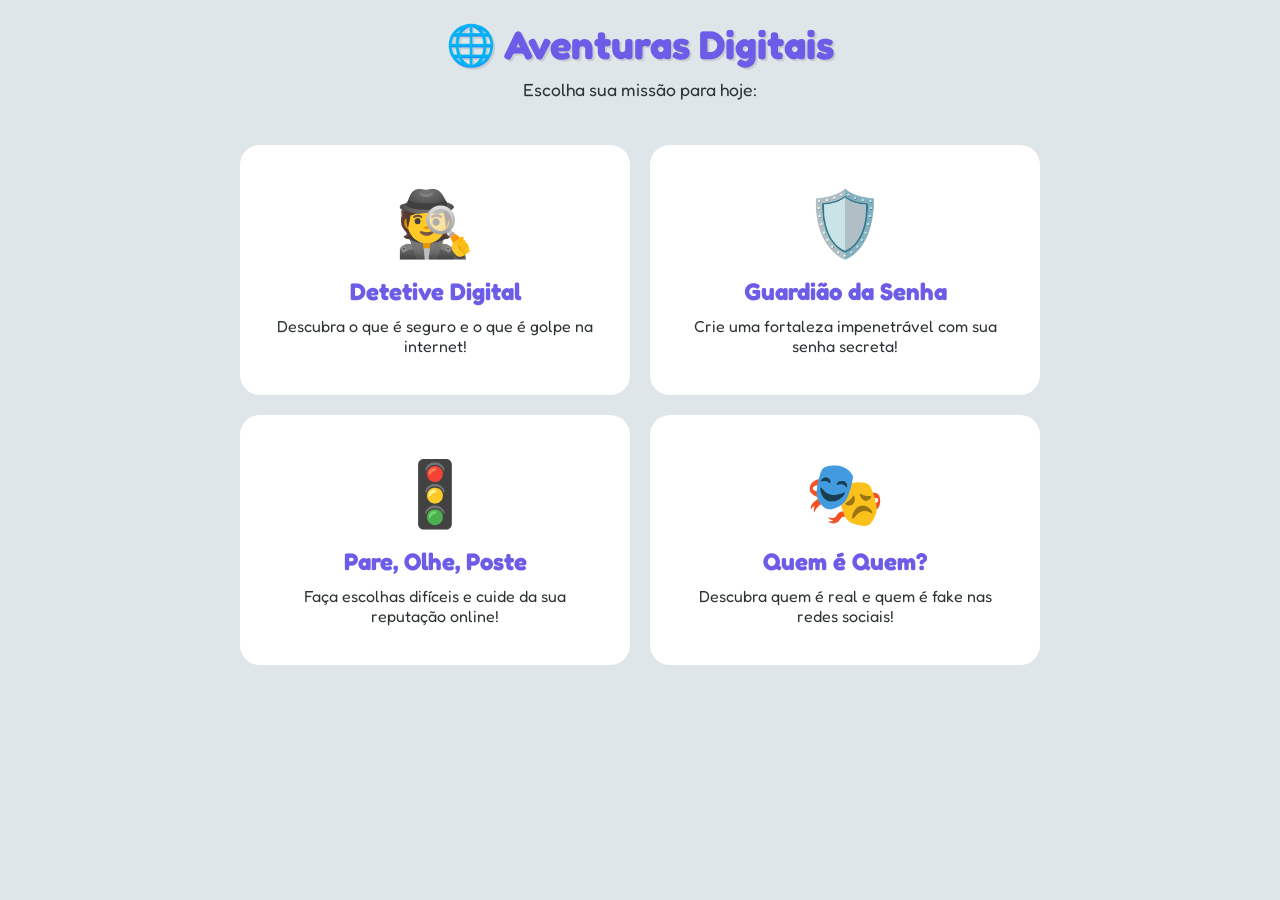
<file: index.html>
<!DOCTYPE html>
<html lang="pt-BR">
<head>
    <meta charset="UTF-8">
    <meta name="viewport" content="width=device-width, initial-scale=1.0">
    <meta name="description" content="Aventuras Digitais: Aprenda sobre segurança online, senhas fortes e cidadania digital com jogos educativos para o 5º ano.">
    <link rel="icon" type="image/avif" href="icon.avif">
    <title>Responsabilidade Online - 5º Ano</title>
    <link rel="stylesheet" href="style.css">
    <link href="https://fonts.googleapis.com/css2?family=Fredoka:wght@400;600&display=swap" rel="stylesheet">
</head>
<body>
    <div class="container">
        <header>
            <h1>🌐 Aventuras Digitais</h1>
            <p>Escolha sua missão para hoje:</p>
        </header>

        <main class="menu-grid">
            <a href="detetive.html" class="menu-card">
                <span class="menu-icon">🕵️</span>
                <h2>Detetive Digital</h2>
                <p>Descubra o que é seguro e o que é golpe na internet!</p>
            </a>

            <a href="senha.html" class="menu-card">
                <span class="menu-icon">🛡️</span>
                <h2>Guardião da Senha</h2>
                <p>Crie uma fortaleza impenetrável com sua senha secreta!</p>
            </a>

            <a href="rpg.html" class="menu-card">
                <span class="menu-icon">🚦</span>
                <h2>Pare, Olhe, Poste</h2>
                <p>Faça escolhas difíceis e cuide da sua reputação online!</p>
            </a>

            <a href="perfil.html" class="menu-card">
                <span class="menu-icon">🎭</span>
                <h2>Quem é Quem?</h2>
                <p>Descubra quem é real e quem é fake nas redes sociais!</p>
            </a>
        </main>
    </div>
</body>
</html>
</file>
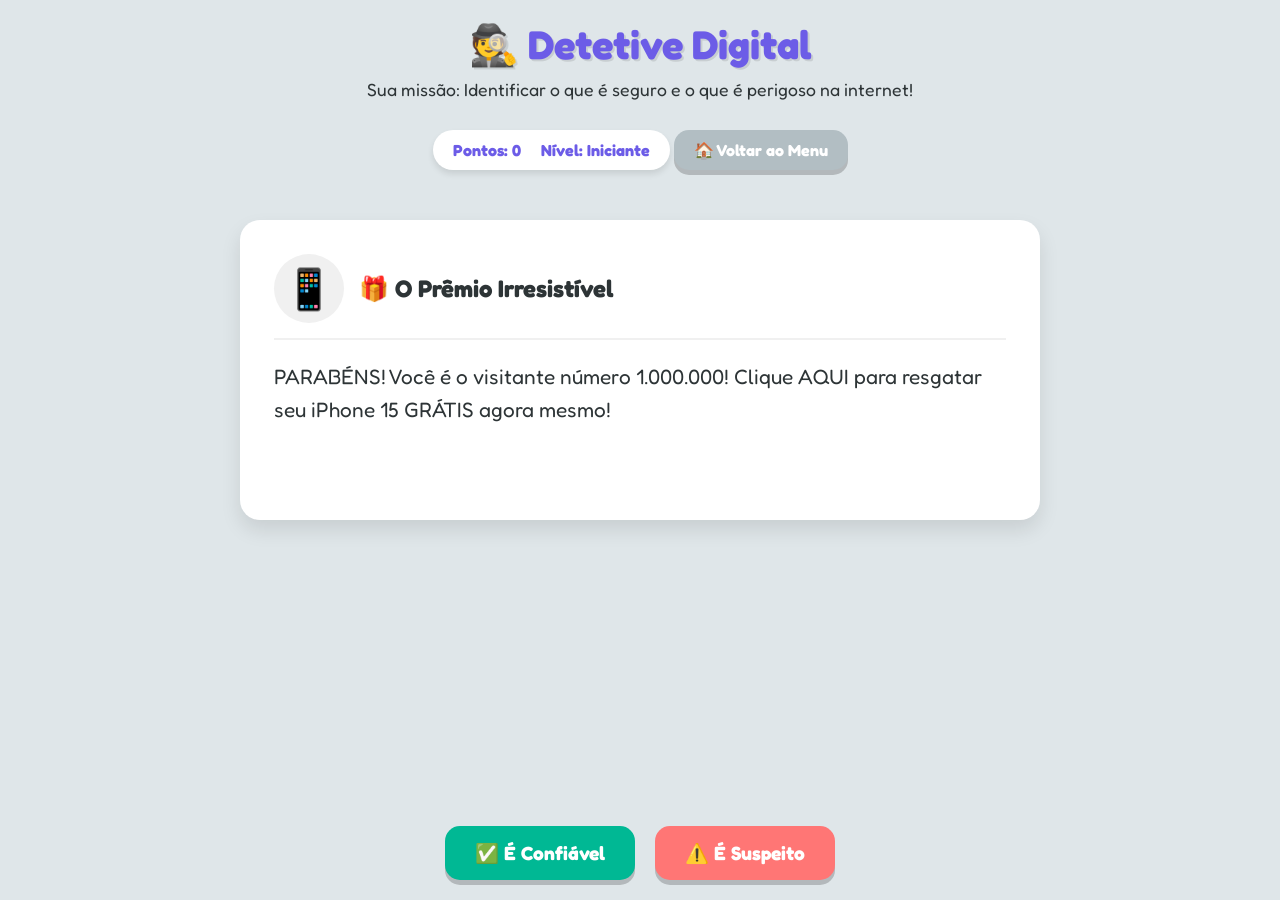
<file: detetive.html>
<!DOCTYPE html>
<html lang="pt-BR">
<head>
    <meta charset="UTF-8">
    <meta name="viewport" content="width=device-width, initial-scale=1.0">
    <meta name="description" content="Detetive Digital: Descubra o que é seguro e o que é golpe na internet neste jogo educativo.">
    <link rel="icon" type="image/avif" href="icon.avif">
    <title>Detetive Digital - 5º Ano</title>
    <link rel="stylesheet" href="style.css">
    <link href="https://fonts.googleapis.com/css2?family=Fredoka:wght@400;600&display=swap" rel="stylesheet">
</head>
<body>
    <div class="container">
        <header>
            <h1>🕵️ Detetive Digital</h1>
            <p>Sua missão: Identificar o que é seguro e o que é perigoso na internet!</p>
            <div class="score-board">
                <span>Pontos: <span id="score">0</span></span>
                <span>Nível: <span id="level">Iniciante</span></span>
            </div>
            <button onclick="window.location.href='index.html'" class="btn btn-secondary" style="margin-top: 10px;">🏠 Voltar ao Menu</button>
        </header>

        <main id="game-area">
            <div class="card-container">
                <div class="card" id="current-card">
                    <!-- O conteúdo do cenário será inserido aqui pelo JS -->
                    <div class="card-header">
                        <span class="icon">📱</span>
                        <h2 id="card-title">Título do Post</h2>
                    </div>
                    <div class="card-body">
                        <p id="card-content">Carregando missão...</p>
                    </div>
                </div>
            </div>

            <div class="actions">
                <button id="btn-trust" class="btn btn-trust">✅ É Confiável</button>
                <button id="btn-suspect" class="btn btn-suspect">⚠️ É Suspeito</button>
            </div>

            <div id="feedback" class="feedback hidden">
                <div class="feedback-content">
                    <h3 id="feedback-title"></h3>
                    <p id="feedback-message"></p>
                    <button id="btn-next" class="btn btn-next">Próxima Missão ➡️</button>
                </div>
            </div>
        </main>
    </div>

    <script src="script.js"></script>
</body>
</html>
</file>
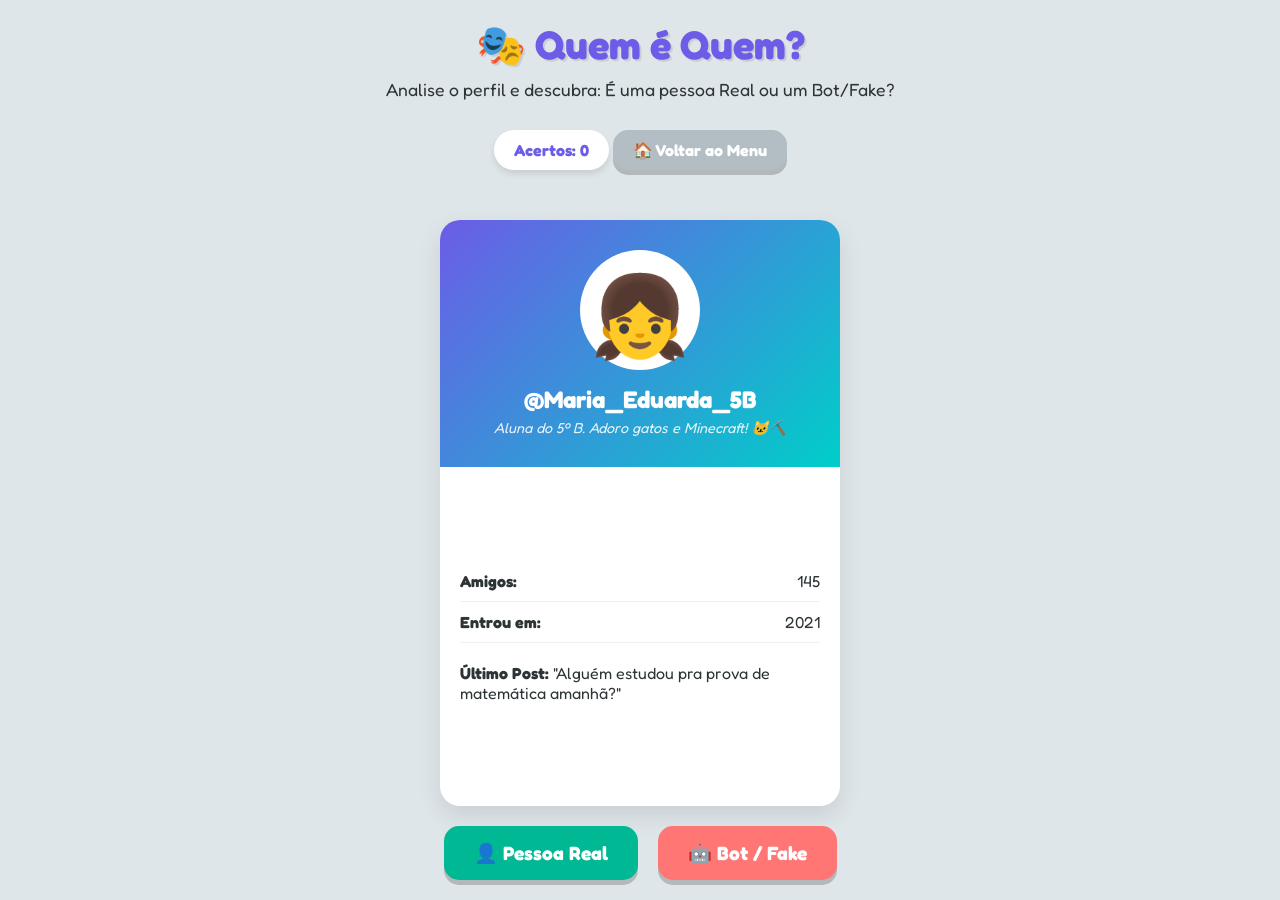
<file: perfil.html>
<!DOCTYPE html>
<html lang="pt-BR">
<head>
    <meta charset="UTF-8">
    <meta name="viewport" content="width=device-width, initial-scale=1.0">
    <meta name="description" content="Quem é Quem?: Aprenda a identificar perfis falsos e bots nas redes sociais.">
    <link rel="icon" type="image/avif" href="icon.avif">
    <title>Quem é Quem? - Identidade Online</title>
    <link rel="stylesheet" href="style.css">
    <link href="https://fonts.googleapis.com/css2?family=Fredoka:wght@400;600&display=swap" rel="stylesheet">
</head>
<body>
    <div class="container">
        <header>
            <h1>🎭 Quem é Quem?</h1>
            <p>Analise o perfil e descubra: É uma pessoa Real ou um Bot/Fake?</p>
            <div class="score-board">
                <span>Acertos: <span id="score">0</span></span>
            </div>
            <button onclick="window.location.href='index.html'" class="btn btn-secondary" style="margin-top: 10px;">🏠 Voltar ao Menu</button>
        </header>

        <main id="game-area">
            <div class="profile-card-container">
                <div class="profile-card" id="profile-card">
                    <div class="profile-header">
                        <div class="avatar" id="avatar">👤</div>
                        <div class="profile-info">
                            <h2 id="username">@usuario_teste</h2>
                            <p id="bio">Bio do usuário...</p>
                        </div>
                    </div>
                    <div class="profile-details">
                        <p><strong>Amigos:</strong> <span id="friends-count">120</span></p>
                        <p><strong>Entrou em:</strong> <span id="join-date">2020</span></p>
                        <p><strong>Último Post:</strong> "<span id="last-post">Olá mundo!</span>"</p>
                    </div>
                </div>
            </div>

            <div class="actions">
                <button id="btn-real" class="btn btn-trust">👤 Pessoa Real</button>
                <button id="btn-fake" class="btn btn-suspect">🤖 Bot / Fake</button>
            </div>

            <div id="feedback" class="feedback hidden">
                <div class="feedback-content">
                    <h3 id="feedback-title"></h3>
                    <p id="feedback-message"></p>
                    <button id="btn-next" class="btn btn-next">Próximo Perfil ➡️</button>
                </div>
            </div>
        </main>
    </div>

    <script src="perfil.js"></script>
</body>
</html>
</file>
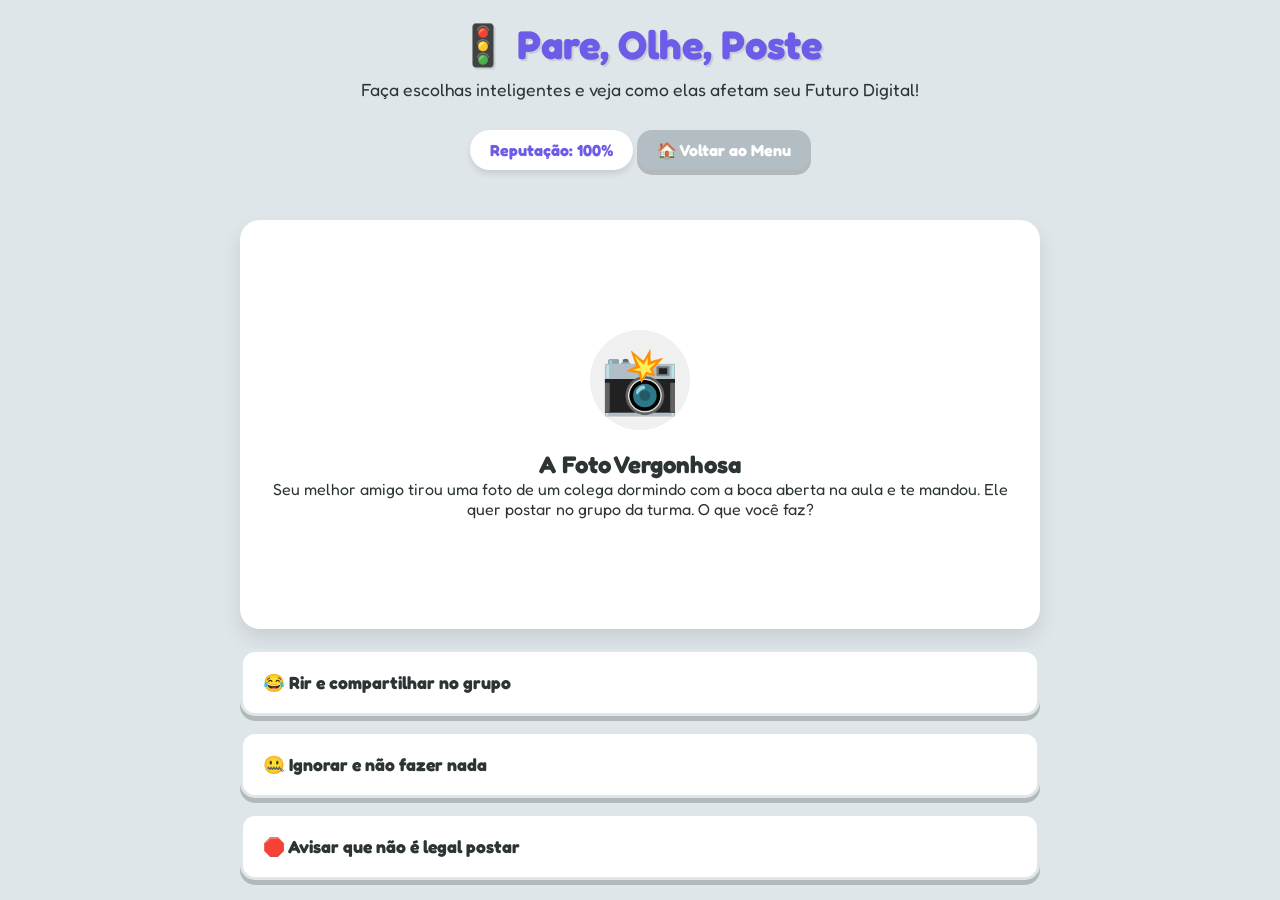
<file: rpg.html>
<!DOCTYPE html>
<html lang="pt-BR">
<head>
    <meta charset="UTF-8">
    <meta name="viewport" content="width=device-width, initial-scale=1.0">
    <meta name="description" content="Pare, Olhe, Poste: Tome decisões responsáveis nas redes sociais e cuide da sua reputação online.">
    <link rel="icon" type="image/avif" href="icon.avif">
    <title>Pare, Olhe, Poste</title>
    <link rel="stylesheet" href="style.css">
    <link href="https://fonts.googleapis.com/css2?family=Fredoka:wght@400;600&display=swap" rel="stylesheet">
</head>
<body>
    <div class="container">
        <header>
            <h1>🚦 Pare, Olhe, Poste</h1>
            <p>Faça escolhas inteligentes e veja como elas afetam seu Futuro Digital!</p>
            <div class="score-board">
                <span>Reputação: <span id="reputation">100</span>%</span>
            </div>
            <button onclick="window.location.href='index.html'" class="btn btn-secondary" style="margin-top: 10px;">🏠 Voltar ao Menu</button>
        </header>

        <main id="game-area" class="rpg-container">
            <div class="scene-card">
                <div class="scene-icon" id="scene-icon">📸</div>
                <h2 id="scene-title">Situação 1</h2>
                <p id="scene-description">Carregando...</p>
            </div>

            <div class="options-grid" id="options-container">
                <!-- Opções serão geradas aqui -->
            </div>

            <div id="consequence-modal" class="modal hidden">
                <div class="modal-content">
                    <h2 id="modal-title">Resultado</h2>
                    <p id="modal-message">Mensagem de consequência</p>
                    <button id="btn-next-scene" class="btn btn-next">Continuar ➡️</button>
                </div>
            </div>
        </main>
    </div>

    <script src="rpg.js"></script>
</body>
</html>
</file>
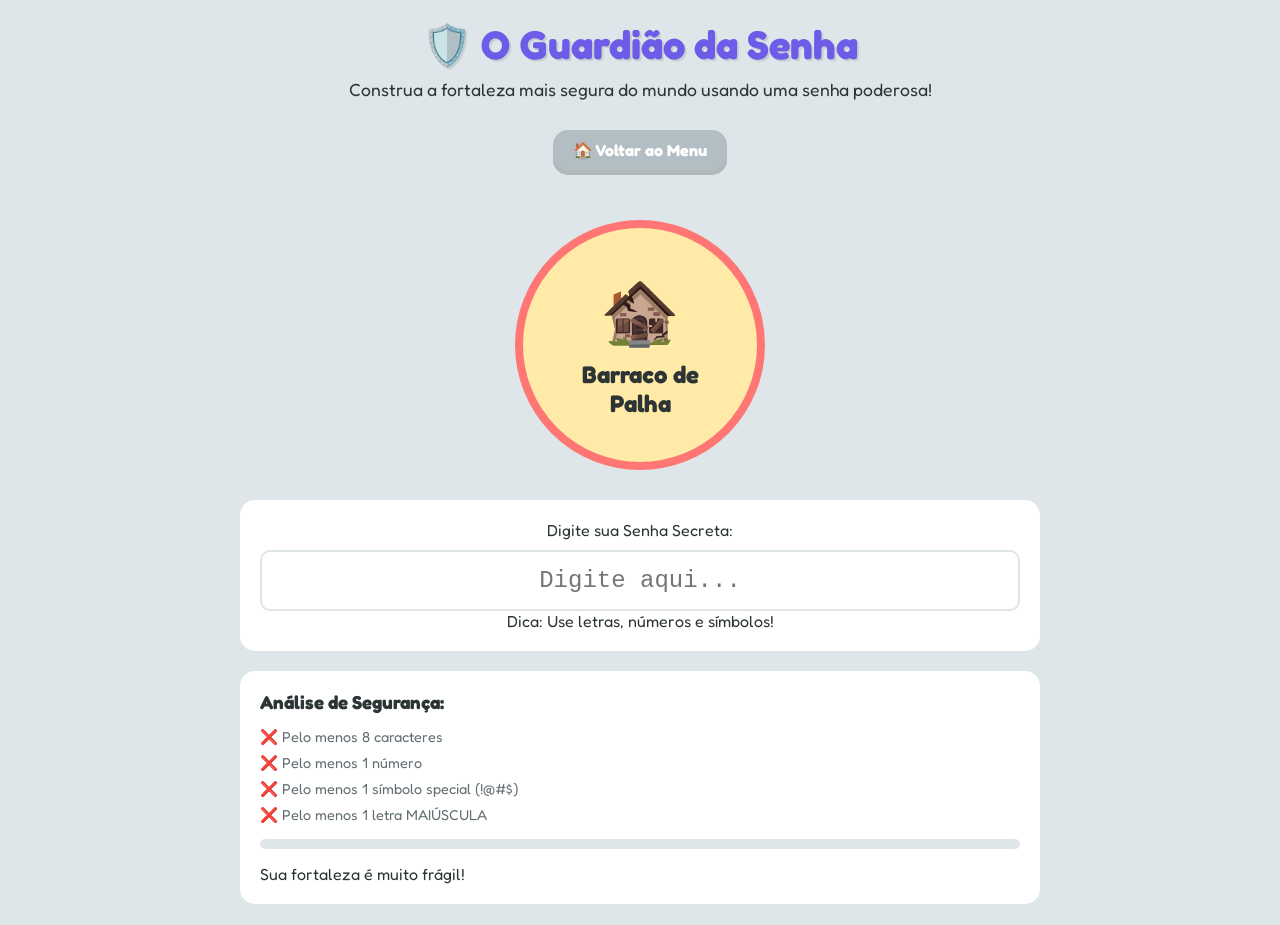
<file: senha.html>
<!DOCTYPE html>
<html lang="pt-BR">
<head>
    <meta charset="UTF-8">
    <meta name="viewport" content="width=device-width, initial-scale=1.0">
    <meta name="description" content="Guardião da Senha: Aprenda a criar senhas fortes e seguras para proteger sua fortaleza digital.">
    <link rel="icon" type="image/avif" href="icon.avif">
    <title>O Guardião da Senha</title>
    <link rel="stylesheet" href="style.css">
    <link href="https://fonts.googleapis.com/css2?family=Fredoka:wght@400;600&display=swap" rel="stylesheet">
</head>
<body>
    <div class="container">
        <header>
            <h1>🛡️ O Guardião da Senha</h1>
            <p>Construa a fortaleza mais segura do mundo usando uma senha poderosa!</p>
            <button onclick="window.location.href='index.html'" class="btn btn-secondary" style="margin-top: 10px;">🏠 Voltar ao Menu</button>
        </header>

        <main id="game-area">
            <div class="fortress-container">
                <div id="fortress-visual" class="fortress level-0">
                    <span class="fortress-emoji">🏚️</span>
                    <h2 id="fortress-name">Barraco de Palha</h2>
                </div>
            </div>

            <div class="input-area">
                <label for="password-input">Digite sua Senha Secreta:</label>
                <input type="text" id="password-input" placeholder="Digite aqui..." autocomplete="off">
                <p class="hint">Dica: Use letras, números e símbolos!</p>
            </div>

            <div id="feedback-panel" class="feedback-panel">
                <h3>Análise de Segurança:</h3>
                <ul id="security-checklist">
                    <li id="check-length">❌ Pelo menos 8 caracteres</li>
                    <li id="check-number">❌ Pelo menos 1 número</li>
                    <li id="check-symbol">❌ Pelo menos 1 símbolo special (!@#$)</li>
                    <li id="check-upper">❌ Pelo menos 1 letra MAIÚSCULA</li>
                </ul>
                <div class="strength-meter">
                    <div id="strength-bar" class="strength-bar" style="width: 0%"></div>
                </div>
                <p id="final-verdict">Sua fortaleza é muito frágil!</p>
            </div>
        </main>
    </div>

    <script src="senha.js"></script>
</body>
</html>
</file>
<file: style.css>
:root {
    --primary-color: #6C5CE7;
    --secondary-color: #00CEC9;
    --success-color: #00B894;
    --danger-color: #FF7675;
    --background-color: #DFE6E9;
    --card-bg: #FFFFFF;
    --text-color: #2D3436;
}

* {
    box-sizing: border-box;
    margin: 0;
    padding: 0;
}

body {
    font-family: 'Fredoka', sans-serif;
    background-color: var(--background-color);
    color: var(--text-color);
    display: flex;
    justify-content: center;
    min-height: 100vh;
    padding: 20px;
}

.container {
    width: 100%;
    max-width: 800px;
    background-color: transparent;
    display: flex;
    flex-direction: column;
}

header {
    text-align: center;
    margin-bottom: 30px;
}

header h1 {
    font-size: 2.5rem;
    color: var(--primary-color);
    margin-bottom: 10px;
    text-shadow: 2px 2px 0px rgba(0,0,0,0.1);
}

header p {
    font-size: 1.1rem;
    margin-bottom: 15px;
}

.score-board {
    background: var(--card-bg);
    padding: 10px 20px;
    border-radius: 50px;
    display: inline-flex;
    gap: 20px;
    box-shadow: 0 4px 6px rgba(0,0,0,0.1);
    font-weight: bold;
    color: var(--primary-color);
    font-size: 1rem;
}

/* Área principal */
main {
    flex: 1;
    display: flex;
    flex-direction: column;
}

/* Menu Grid */
.menu-grid {
    display: grid;
    grid-template-columns: repeat(2, 1fr);
    gap: 20px;
    align-content: start;
}

.menu-card {
    background: var(--card-bg);
    padding: 30px;
    border-radius: 20px;
    text-align: center;
    cursor: pointer;
    transition: transform 0.3s, box-shadow 0.3s;
    text-decoration: none;
    color: var(--text-color);
    border: 3px solid transparent;
    display: flex;
    flex-direction: column;
    justify-content: center;
    align-items: center;
    min-height: 250px;
}

.menu-card:hover {
    transform: translateY(-5px);
    box-shadow: 0 10px 20px rgba(0,0,0,0.15);
    border-color: var(--primary-color);
}

.menu-icon {
    font-size: 4rem;
    margin-bottom: 15px;
    display: block;
}

.menu-card h2 {
    color: var(--primary-color);
    margin-bottom: 10px;
    font-size: 1.5rem;
}

.menu-card p {
    font-size: 1rem;
    display: -webkit-box;
    -webkit-line-clamp: 3;
    -webkit-box-orient: vertical;
    overflow: hidden;
}

/* Cards Gerais (Detetive, etc) */
.card-container {
    flex: 1;
    display: flex;
    flex-direction: column;
    margin-bottom: 20px;
}

.card {
    background: var(--card-bg);
    border-radius: 20px;
    padding: 30px;
    box-shadow: 0 10px 20px rgba(0,0,0,0.1);
    border: 4px solid transparent;
    transition: transform 0.3s ease;
    display: flex;
    flex-direction: column;
    height: auto;
    min-height: 300px;
    justify-content: space-between;
}

.card-header {
    display: flex;
    align-items: center;
    gap: 15px;
    margin-bottom: 20px;
    border-bottom: 2px solid #f0f0f0;
    padding-bottom: 15px;
}

.icon {
    font-size: 2.5rem;
    background: #f0f0f0;
    padding: 10px;
    border-radius: 50%;
}

.card-body {
    flex: 1;
    margin-bottom: 20px;
}

.card-body p {
    font-size: 1.3rem;
    line-height: 1.6;
}

.actions {
    display: flex;
    gap: 20px;
    justify-content: center;
    flex-wrap: wrap;
}

.btn {
    padding: 15px 30px;
    border: none;
    border-radius: 15px;
    font-size: 1.2rem;
    font-family: 'Fredoka', sans-serif;
    font-weight: bold;
    cursor: pointer;
    transition: all 0.2s;
    box-shadow: 0 5px 0 rgba(0,0,0,0.2);
}

.btn:active {
    transform: translateY(3px);
    box-shadow: none;
}

.btn-trust {
    background-color: var(--success-color);
    color: white;
}

.btn-suspect {
    background-color: var(--danger-color);
    color: white;
}

.feedback {
    position: fixed;
    top: 0;
    left: 0;
    width: 100%;
    height: 100%;
    background: rgba(0,0,0,0.5);
    display: flex;
    flex-direction: column;
    justify-content: center;
    align-items: center;
    z-index: 2000;
    margin: 0;
    padding: 20px;
    border: none;
    border-radius: 0;
    animation: fadeIn 0.3s ease;
}

.feedback-content {
    background: white;
    padding: 30px;
    border-radius: 20px;
    text-align: center;
    border: 3px solid var(--primary-color);
    max-width: 500px;
    width: 90%;
    box-shadow: 0 20px 50px rgba(0,0,0,0.3);
    animation: popIn 0.3s cubic-bezier(0.175, 0.885, 0.32, 1.275);
    display: flex;
    flex-direction: column;
    gap: 15px;
}

.feedback.hidden {
    display: none;
}

.feedback h3 {
    margin-bottom: 0;
    font-size: 1.5rem;
}

.feedback p {
    font-size: 1.1rem;
    margin-bottom: 10px;
}

.btn-next {
    background-color: var(--primary-color);
    color: white;
    width: auto;
    min-width: 200px;
    align-self: center;
    margin-top: 10px;
}

@keyframes fadeIn {
    from { opacity: 0; }
    to { opacity: 1; }
}

@keyframes slideUp { /* Mantendo por compatibilidade se algo ainda usar */
    from { opacity: 0; transform: translateY(20px); }
    to { opacity: 1; transform: translateY(0); }
}

/* Guardião da Senha */
.fortress-container {
    text-align: center;
    margin-bottom: 30px;
    flex: 1;
    display: flex;
    justify-content: center;
    align-items: center;
    min-height: 250px;
}

.fortress {
    background: white;
    padding: 40px;
    border-radius: 50%;
    width: 250px;
    height: 250px;
    margin: 0 auto;
    display: flex;
    flex-direction: column;
    justify-content: center;
    align-items: center;
    border: 8px solid #dfe6e9;
    transition: all 0.5s ease;
}

.fortress-emoji {
    font-size: 4rem;
    margin-bottom: 10px;
}

/* Níveis da Fortaleza */
.fortress.level-0 { border-color: var(--danger-color); background-color: #ffeaa7; }
.fortress.level-1 { border-color: #fdcb6e; background-color: #fff; }
.fortress.level-2 { border-color: #0984e3; background-color: #e3f2fd; }
.fortress.level-3 { border-color: #6c5ce7; background-color: #ede7f6; }
.fortress.level-4 { border-color: var(--success-color); background-color: #e8f5e9; box-shadow: 0 0 30px var(--success-color); }

.input-area {
    background: white;
    padding: 20px;
    border-radius: 15px;
    margin-bottom: 20px;
    text-align: center;
}

.input-area input {
    width: 100%;
    padding: 15px;
    font-size: 1.5rem;
    border: 2px solid #dfe6e9;
    border-radius: 10px;
    margin-top: 10px;
    font-family: monospace;
    text-align: center;
}

.input-area input:focus {
    border-color: var(--primary-color);
    outline: none;
}

.feedback-panel {
    background: white;
    padding: 20px;
    border-radius: 15px;
}

.feedback-panel ul {
    list-style: none;
    text-align: left;
    margin: 15px 0;
}

.feedback-panel li {
    margin-bottom: 8px;
    color: #636e72;
    font-size: 0.9rem;
}

.feedback-panel li.valid {
    color: var(--success-color);
    font-weight: bold;
}

.strength-meter {
    height: 10px;
    background: #dfe6e9;
    border-radius: 5px;
    margin: 15px 0;
    overflow: hidden;
}

.strength-bar {
    height: 100%;
    width: 0%;
    background: var(--danger-color);
    transition: width 0.3s, background-color 0.3s;
}

.btn-secondary {
    background-color: #b2bec3;
    color: white;
    padding: 10px 20px;
    font-size: 1rem;
    margin-top: 15px !important;
    margin-bottom: 20px; /* Adicionado margem inferior para evitar sobreposição */
    display: inline-block;
}

/* RPG (Pare, Olhe, Poste) */
.rpg-container {
    max-width: 100%;
    display: flex;
    flex-direction: column;
    gap: 20px;
}

.scene-card {
    background: white;
    padding: 30px;
    border-radius: 20px;
    box-shadow: 0 10px 20px rgba(0,0,0,0.1);
    margin-bottom: 0;
    text-align: center;
    flex: 1;
    display: flex;
    flex-direction: column;
    justify-content: center;
    min-height: 200px;
}

.scene-icon {
    font-size: 4rem;
    margin-bottom: 15px;
    background: #f0f0f0;
    width: 100px;
    height: 100px;
    line-height: 100px;
    border-radius: 50%;
    margin: 0 auto 20px;
}

.options-grid {
    display: grid;
    gap: 15px;
}

.btn-option {
    background: white;
    color: var(--text-color);
    border: 3px solid #dfe6e9;
    text-align: left;
    transition: all 0.2s;
    font-size: 1.1rem;
    padding: 20px;
    border-radius: 15px;
}

.btn-option:hover {
    border-color: var(--primary-color);
    background: #f8f9fa;
    transform: translateX(5px);
}

.modal {
    margin-top: 20px;
    background: transparent;
    padding: 0;
    width: 100%;
    position: static; /* Remove posição fixa */
    height: auto;
    display: block; /* Ou flex, dependendo do layout */
    z-index: 1;
}

.modal.hidden {
    display: none;
}

.modal-content {
    background: white;
    padding: 30px;
    border-radius: 20px;
    width: 100%;
    max-width: 100%;
    text-align: center;
    box-shadow: 0 10px 20px rgba(0,0,0,0.1);
    animation: slideUp 0.5s ease;
    display: flex;
    flex-direction: column;
    gap: 15px;
    border: 3px solid var(--primary-color);
}

.modal-content h2 {
    margin-bottom: 0;
    color: var(--primary-color);
}

.modal-content p {
    font-size: 1.2rem;
    margin-bottom: 10px;
}

.modal-content .btn-next {
    margin-top: auto;
    align-self: center;
    width: auto;
    min-width: 200px;
}

@keyframes popIn {
    from { transform: scale(0.8); opacity: 0; }
    to { transform: scale(1); opacity: 1; }
}

/* Perfil (Quem é Quem) */
.profile-card-container {
    display: flex;
    justify-content: center;
    margin-bottom: 20px;
    flex: 1;
}

.profile-card {
    background: white;
    border-radius: 20px;
    overflow: hidden;
    width: 100%;
    max-width: 400px;
    box-shadow: 0 10px 25px rgba(0,0,0,0.1);
    display: flex;
    flex-direction: column;
}

.profile-header {
    background: linear-gradient(135deg, var(--primary-color), var(--secondary-color));
    padding: 30px;
    text-align: center;
    color: white;
}

.avatar {
    font-size: 5rem;
    background: white;
    width: 120px;
    height: 120px;
    line-height: 120px;
    border-radius: 50%;
    margin: 0 auto 15px;
    border: 5px solid rgba(255,255,255,0.5);
}

.profile-info h2 {
    margin-bottom: 5px;
    font-size: 1.5rem;
}

.profile-info p {
    font-size: 0.9rem;
    opacity: 0.9;
    font-style: italic;
}

.profile-details {
    padding: 20px;
    flex: 1;
    display: flex;
    flex-direction: column;
    justify-content: center;
}

.profile-details p {
    border-bottom: 1px solid #f0f0f0;
    padding: 10px 0;
    display: flex;
    justify-content: space-between;
    font-size: 1rem;
}

.profile-details p:last-child {
    border-bottom: none;
    display: block;
    margin-top: 10px;
}

/* Media Queries para Tablet */
@media (min-width: 601px) and (max-width: 1024px) {
    .container {
        max-width: 95%;
        padding: 20px;
    }

    header h1 {
        font-size: 2.2rem;
    }

    .menu-grid {
        grid-template-columns: repeat(2, 1fr);
        gap: 20px;
    }

    .card, .scene-card, .profile-card {
        padding: 25px;
    }

    .fortress {
        width: 220px;
        height: 220px;
        padding: 30px;
    }

    .avatar {
        width: 110px;
        height: 110px;
        font-size: 4rem;
        line-height: 110px;
    }

    .btn {
        padding: 12px 25px;
        font-size: 1.1rem;
    }
}

/* Media Queries para Mobile */
@media (max-width: 600px) {
    body {
        padding: 10px;
    }
    
    header h1 {
        font-size: 2rem;
    }
    
    .menu-grid {
        grid-template-columns: 1fr;
    }
    
    .fortress {
        width: 150px;
        height: 150px;
        padding: 20px;
    }
    
    .fortress-emoji {
        font-size: 3rem;
    }
    
    .avatar {
        width: 100px;
        height: 100px;
        line-height: 100px;
        font-size: 3rem;
    }
    
    .card, .scene-card, .profile-header {
        padding: 20px;
    }
    
    .btn {
        width: 100%;
        margin-bottom: 10px;
    }
    
    .actions {
        flex-direction: column;
        gap: 10px;
    }
}
</file>
